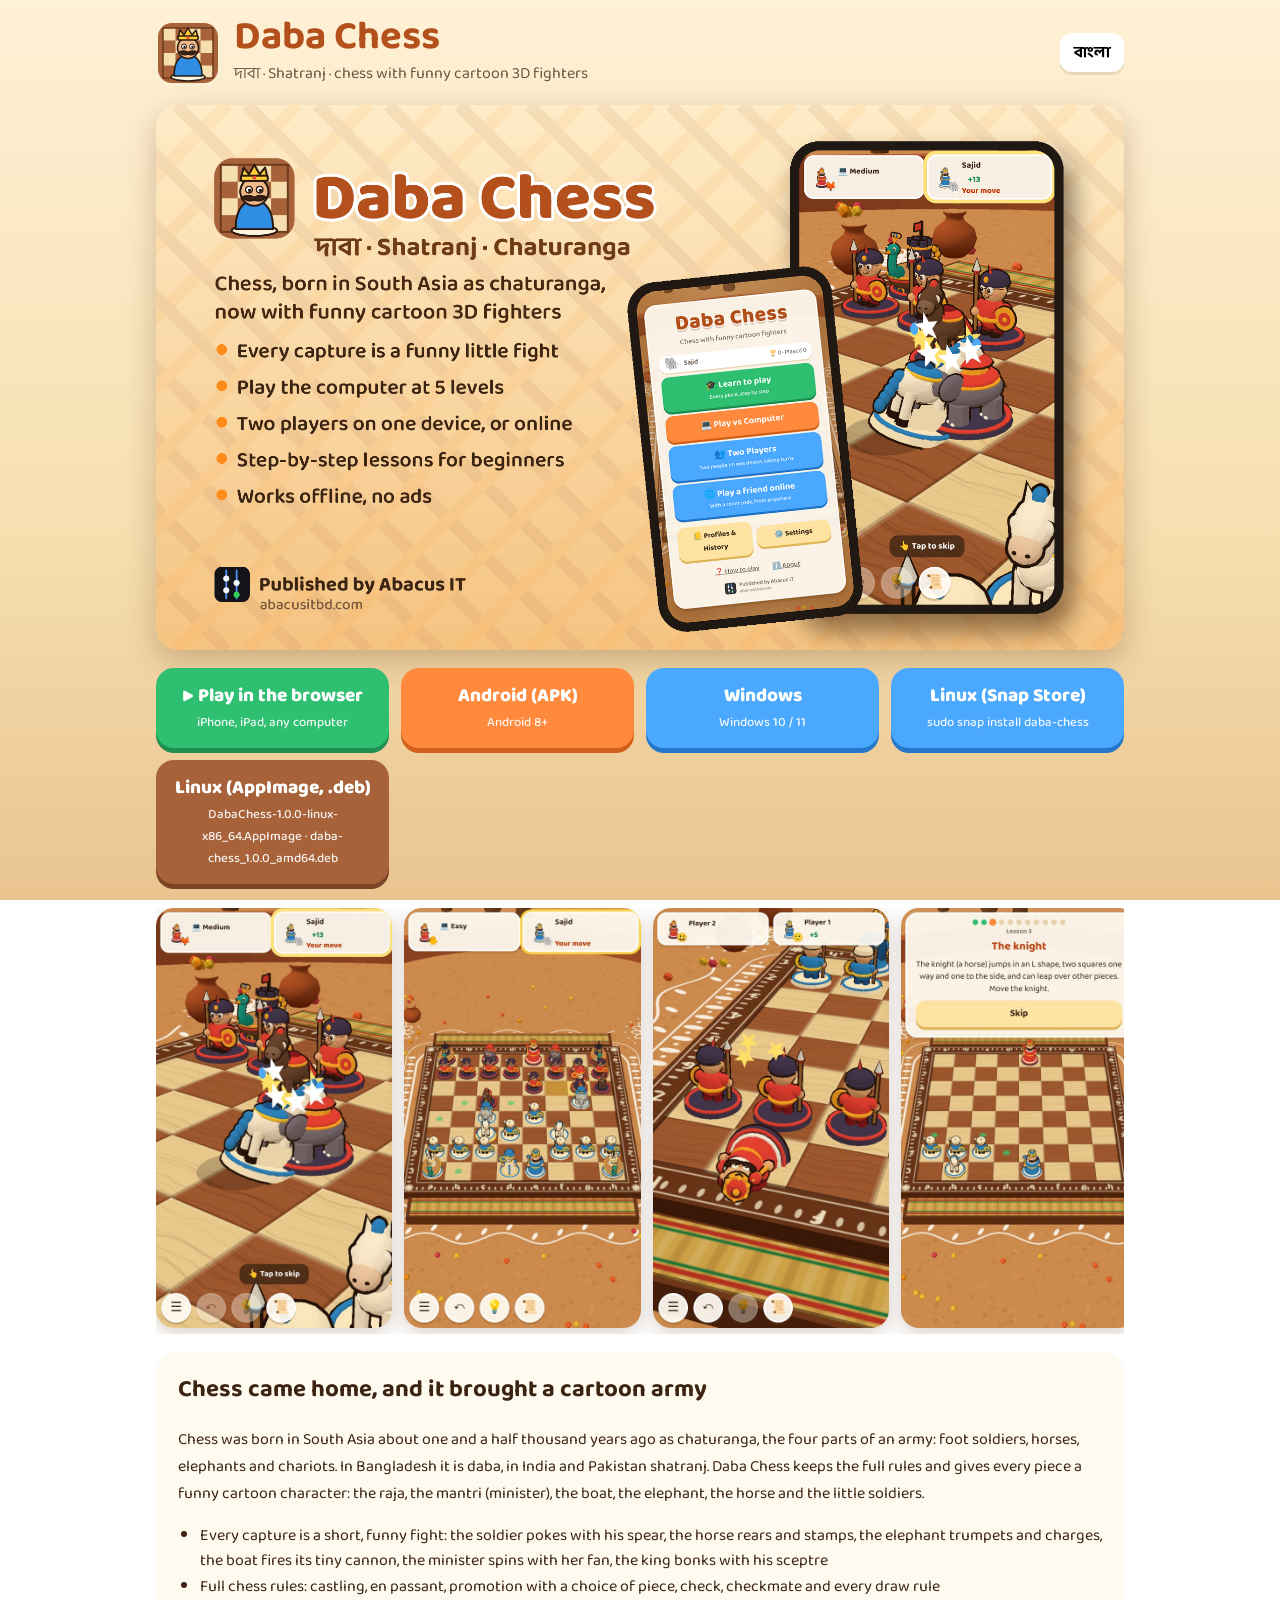
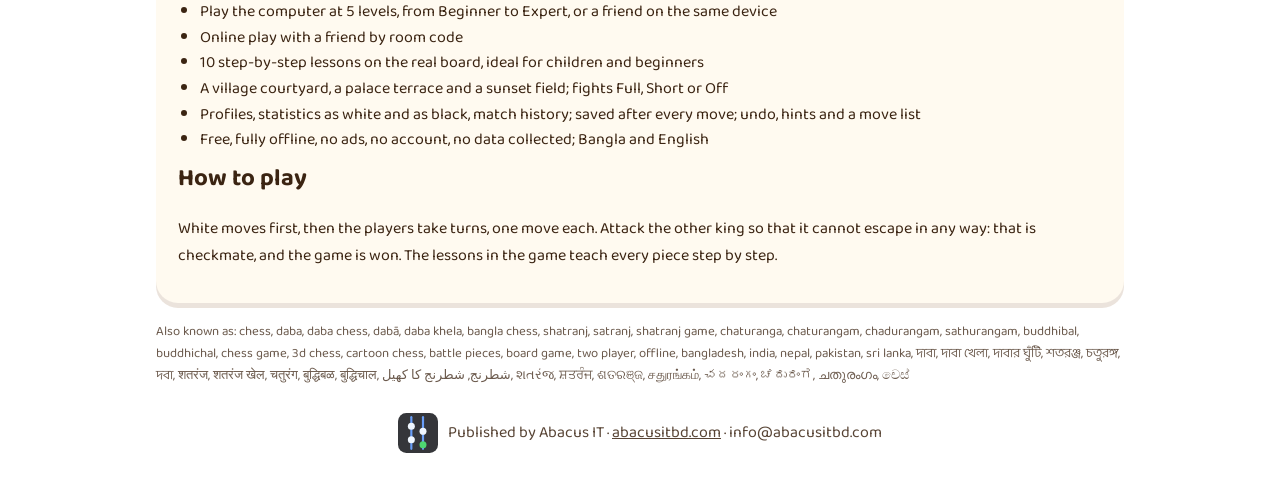
<file: index.html>
<!doctype html>
<html lang="en">
<head>
<meta charset="utf-8">
<meta name="viewport" content="width=device-width, initial-scale=1">
<title>Daba Chess (দাবা, Shatranj): chess with funny cartoon 3D fighters</title>
<meta name="description" content="Daba Chess (দাবা, shatranj, शतरंज, شطرنج), chess with a cartoon 3D army where every capture is a funny little fight. Chess was born in South Asia as chaturanga. Play the computer at 5 levels, a friend on one device or online by room code. Android, Windows, Linux and in the browser. Free, offline, no ads. By Abacus IT.">
<meta name="keywords" content="chess, daba, daba chess, dabā, daba khela, bangla chess, shatranj, satranj, shatranj game, chaturanga, chaturangam, chadurangam, sathurangam, buddhibal, buddhichal, chess game, 3d chess, cartoon chess, battle pieces, board game, two player, offline, bangladesh, india, nepal, pakistan, sri lanka, দাবা, দাবা খেলা, দাবার ঘুঁটি, শতরঞ্জ, চতুরঙ্গ, দবা, शतरंज, शतरंज खेल, चतुरंग, बुद्धिबळ, बुद्धिचाल, شطرنج, شطرنج کا کھیل, શતરંજ, ਸ਼ਤਰੰਜ, ଶତରଞ୍ଜ, சதுரங்கம், చదరంగం, ಚದುರಂಗ, ചതുരംഗം, චෙස්">
<meta property="og:title" content="Daba Chess (দাবা)">
<meta property="og:description" content="Chess with funny cartoon 3D fighters: every capture is a little fight. Free, offline, no ads.">
<meta property="og:image" content="cover-en.png">
<link rel="icon" href="icon.svg">
<style>
@font-face { font-family: "Baloo Da 2"; src: url("BalooDa2.ttf") format("truetype"); font-weight: 400 800; font-display: swap; }
:root { --ink: #3b2412; --card: #fffaf0; --go: #2fbf71; --go-d: #1f8f52; --b1: #ff8a3d; --b1-d: #d2601a; --brown: #a7623a; --rust: #b4501c; --b2: #4aa8ff; --b2-d: #2577c9; }
* { box-sizing: border-box; }
body { margin: 0; font-family: "Baloo Da 2", "Noto Sans Bengali", system-ui, sans-serif; color: var(--ink); background: linear-gradient(#fff1d6, #f6deaf 60%, #e9c48f) fixed; }
.wrap { max-width: 1000px; margin: 0 auto; padding: 18px 16px 40px; }
header { display: flex; align-items: center; gap: 14px; }
header img { width: 64px; height: 64px; }
h1 { margin: 0; font-size: 40px; color: var(--rust); line-height: 1; }
.tag { margin: 2px 0 0; opacity: .75; }
.lang { margin-left: auto; background: #fff; border: 0; border-radius: 12px; padding: 6px 14px; font: inherit; font-weight: 700; cursor: pointer; box-shadow: 0 3px 0 #ead9b8; }
.cover { width: 100%; border-radius: 22px; margin: 18px 0; box-shadow: 0 10px 30px rgba(80,40,10,.25); display: block; }
.btns { display: grid; grid-template-columns: repeat(auto-fit, minmax(220px, 1fr)); gap: 12px; margin: 10px 0 24px; }
.btns a { display: block; text-decoration: none; color: #fff; font-weight: 800; font-size: 19px; text-align: center; border-radius: 18px; padding: 12px 10px 14px; }
.btns small { display: block; font-size: 13px; font-weight: 500; opacity: .9; }
.play { background: var(--go); box-shadow: 0 5px 0 var(--go-d); }
.and { background: var(--b1); box-shadow: 0 5px 0 var(--b1-d); }
.win, .lin { background: var(--b2); box-shadow: 0 5px 0 var(--b2-d); }
.deb { background: var(--brown); box-shadow: 0 5px 0 #7a4426; }
.shots { display: flex; gap: 12px; overflow-x: auto; padding-bottom: 6px; }
.shots img { height: 420px; border-radius: 18px; box-shadow: 0 6px 18px rgba(80,40,10,.2); }
.card { background: var(--card); border-radius: 22px; padding: 18px 22px; margin: 18px 0; box-shadow: 0 5px 0 rgba(120,70,20,.15); }
.card h2 { margin: 0 0 6px; } .card ul { margin: 6px 0; padding-left: 22px; line-height: 1.6; }
footer { display: flex; align-items: center; gap: 10px; justify-content: center; margin-top: 26px; opacity: .85; }
footer img { width: 40px; height: 40px; } footer a { color: inherit; }
body.en [data-l="bn"], body.bn [data-l="en"] { display: none !important; }
</style>
</head>
<body class="en">
<div class="wrap">
  <header>
    <img src="icon.svg" alt="">
    <div><h1><span data-l="en">Daba Chess</span><span data-l="bn">দাবা</span></h1>
      <p class="tag"><span data-l="en">দাবা · Shatranj · chess with funny cartoon 3D fighters</span><span data-l="bn">মজার কার্টুন যোদ্ধাদের দাবা, রঙিন ত্রিমাত্রিক রূপে</span></p></div>
    <button class="lang" id="lang">বাংলা</button>
  </header>
  <img class="cover" data-l="en" src="cover-en.png" alt="Daba Chess">
  <img class="cover" data-l="bn" src="cover-bn.png" alt="দাবা">
  <div class="btns">
    <a class="play" href="play/"><span data-l="en">▶ Play in the browser</span><span data-l="bn">▶ ব্রাউজারে খেলো</span><small data-l="en">iPhone, iPad, any computer</small><small data-l="bn">আইফোন, আইপ্যাড, যেকোনো কম্পিউটার</small></a>
    <a class="and" href="https://github.com/riadul/daba-chess-download/releases/latest/download/DabaChess.apk"><span data-l="en">Android (APK)</span><span data-l="bn">অ্যান্ড্রয়েড (APK)</span><small>Android 8+</small></a>
    <a class="win" href="https://github.com/riadul/daba-chess-download/releases/latest/download/DabaChess-Setup-x64.exe"><span data-l="en">Windows</span><span data-l="bn">উইন্ডোজ</span><small>Windows 10 / 11</small></a>
    <a class="lin" href="https://snapcraft.io/daba-chess"><span data-l="en">Linux (Snap Store)</span><span data-l="bn">লিনাক্স (স্ন্যাপ স্টোর)</span><small>sudo snap install daba-chess</small></a>
    <a class="deb" href="https://github.com/riadul/daba-chess-download/releases/latest"><span data-l="en">Linux (AppImage, .deb)</span><span data-l="bn">লিনাক্স (AppImage, .deb)</span><small>DabaChess-1.0.0-linux-x86_64.AppImage · daba-chess_1.0.0_amd64.deb</small></a>
  </div>
  <div class="shots" data-l="en"><img src="en-03-fight.jpg" alt=""><img src="en-02-game.jpg" alt=""><img src="en-04-checkmate.jpg" alt=""><img src="en-05-lesson.jpg" alt=""></div>
  <div class="shots" data-l="bn"><img src="bn-03-fight.jpg" alt=""><img src="bn-02-game.jpg" alt=""><img src="bn-04-checkmate.jpg" alt=""><img src="bn-05-lesson.jpg" alt=""></div>
  <div class="card" data-l="en">
    <h2>Chess came home, and it brought a cartoon army</h2>
    <p>Chess was born in South Asia about one and a half thousand years ago as chaturanga, the four parts of an army: foot soldiers, horses, elephants and chariots. In Bangladesh it is daba, in India and Pakistan shatranj. Daba Chess keeps the full rules and gives every piece a funny cartoon character: the raja, the mantri (minister), the boat, the elephant, the horse and the little soldiers.</p>
    <ul>
      <li>Every capture is a short, funny fight: the soldier pokes with his spear, the horse rears and stamps, the elephant trumpets and charges, the boat fires its tiny cannon, the minister spins with her fan, the king bonks with his sceptre</li>
      <li>Full chess rules: castling, en passant, promotion with a choice of piece, check, checkmate and every draw rule</li>
      <li>Play the computer at 5 levels, from Beginner to Expert, or a friend on the same device</li>
      <li>Online play with a friend by room code</li>
      <li>10 step-by-step lessons on the real board, ideal for children and beginners</li>
      <li>A village courtyard, a palace terrace and a sunset field; fights Full, Short or Off</li>
      <li>Profiles, statistics as white and as black, match history; saved after every move; undo, hints and a move list</li>
      <li>Free, fully offline, no ads, no account, no data collected; Bangla and English</li>
    </ul>
    <h2>How to play</h2>
    <p>White moves first, then the players take turns, one move each. Attack the other king so that it cannot escape in any way: that is checkmate, and the game is won. The lessons in the game teach every piece step by step.</p>
  </div>
  <div class="card" data-l="bn">
    <h2>দাবা, এবার মজার কার্টুন যোদ্ধাদের সাথে</h2>
    <p>দাবার জন্ম আমাদের এই উপমহাদেশেই, প্রায় দেড় হাজার বছর আগে, চতুরঙ্গ নামে: পদাতিক, ঘোড়া, হাতি আর রথ, সেনাবাহিনীর চার অঙ্গ। এই খেলায় দাবার সব নিয়মই আছে, আর প্রতিটি ঘুঁটি একেকটা মজার কার্টুন চরিত্র: রাজা, মন্ত্রী, নৌকা, হাতি, ঘোড়া আর বোড়ে।</p>
    <ul>
      <li>প্রতিটি খাওয়া মানে একটা মজার লড়াই: বোড়ের বর্শা, ঘোড়ার লাফ, হাতির শুঁড় তুলে ডাক, নৌকার ছোট্ট কামান, মন্ত্রীর পাখার বাতাস, রাজার রাজদণ্ডের বাড়ি</li>
      <li>দাবার সব নিয়ম: ক্যাসলিং, আঁপাসাঁ, পদোন্নতিতে পছন্দের ঘুঁটি, কিস্তি, কিস্তিমাত আর ড্রয়ের সব নিয়ম</li>
      <li>কম্পিউটারের সাথে ৫টি স্তর, নতুন থেকে ওস্তাদ পর্যন্ত, অথবা একই ফোনে বন্ধুর সাথে</li>
      <li>রুম কোড দিয়ে বন্ধুর সাথে অনলাইন খেলা</li>
      <li>আসল বোর্ডে ধাপে ধাপে ১০টি পাঠ, ছোটদের আর নতুনদের জন্য</li>
      <li>গ্রামের উঠোন, রাজবাড়ির ছাদ আর গোধূলি; লড়াই পুরো, ছোট বা বন্ধ</li>
      <li>নিজের প্রোফাইল, সাদা আর কালো হিসেবে আলাদা হিসাব, খেলার ইতিহাস; প্রতিটি চালে সেভ; ফেরত, পরামর্শ আর চালের তালিকা</li>
      <li>সম্পূর্ণ ফ্রি, পুরোপুরি অফলাইন, কোনো বিজ্ঞাপন নেই, অ্যাকাউন্ট লাগে না; বাংলা আর ইংরেজি</li>
    </ul>
    <h2>কীভাবে খেলবে</h2>
    <p>সাদা আগে চালে, তারপর পালা করে একটি করে চাল। প্রতিপক্ষের রাজাকে এমনভাবে আক্রমণ করো যেন সে কোনোভাবেই বাঁচতে না পারে: এটাই কিস্তিমাত, আর খেলা জেতা। খেলার ভেতরের পাঠে প্রতিটি ঘুঁটির চাল ধাপে ধাপে শেখানো আছে।</p>
  </div>
  <p class="tag" style="font-size:13px">Also known as: chess, daba, daba chess, dabā, daba khela, bangla chess, shatranj, satranj, shatranj game, chaturanga, chaturangam, chadurangam, sathurangam, buddhibal, buddhichal, chess game, 3d chess, cartoon chess, battle pieces, board game, two player, offline, bangladesh, india, nepal, pakistan, sri lanka, দাবা, দাবা খেলা, দাবার ঘুঁটি, শতরঞ্জ, চতুরঙ্গ, দবা, शतरंज, शतरंज खेल, चतुरंग, बुद्धिबळ, बुद्धिचाल, شطرنج, شطرنج کا کھیل, શતરંજ, ਸ਼ਤਰੰਜ, ଶତରଞ୍ଜ, சதுரங்கம், చదరంగం, ಚದುರಂಗ, ചതുരംഗം, චෙස්</p>
  <footer><img src="abacus-it.svg" alt="Abacus IT"><span><span data-l="en">Published by Abacus IT</span><span data-l="bn">প্রকাশক: অ্যাবাকাস আইটি</span> · <a href="https://abacusitbd.com">abacusitbd.com</a> · info@abacusitbd.com</span></footer>
</div>
<script>
// Bangla for Bangla devices or Bangladesh's time zone, English elsewhere (same rule as the game); the button switches.
function detect() {
  try {
    const langs = [...(navigator.languages || []), navigator.language].filter(Boolean).map((l) => l.toLowerCase());
    if (langs.some((l) => l.startsWith("bn"))) return "bn";
    const tz = Intl.DateTimeFormat().resolvedOptions().timeZone || "";
    if (tz === "Asia/Dhaka" || tz === "Asia/Dacca") return "bn";
  } catch (e) {}
  return "en";
}
function set(l) {
  document.body.className = l; document.documentElement.lang = l;
  document.getElementById("lang").textContent = l === "bn" ? "English" : "বাংলা";
  try { localStorage.setItem("dc.site.lang", l); } catch (e) {}
}
let saved = null; try { saved = localStorage.getItem("dc.site.lang"); } catch (e) {}
set(saved || detect());
document.getElementById("lang").onclick = () => set(document.body.className === "bn" ? "en" : "bn");
</script>
</body>
</html>
</file>
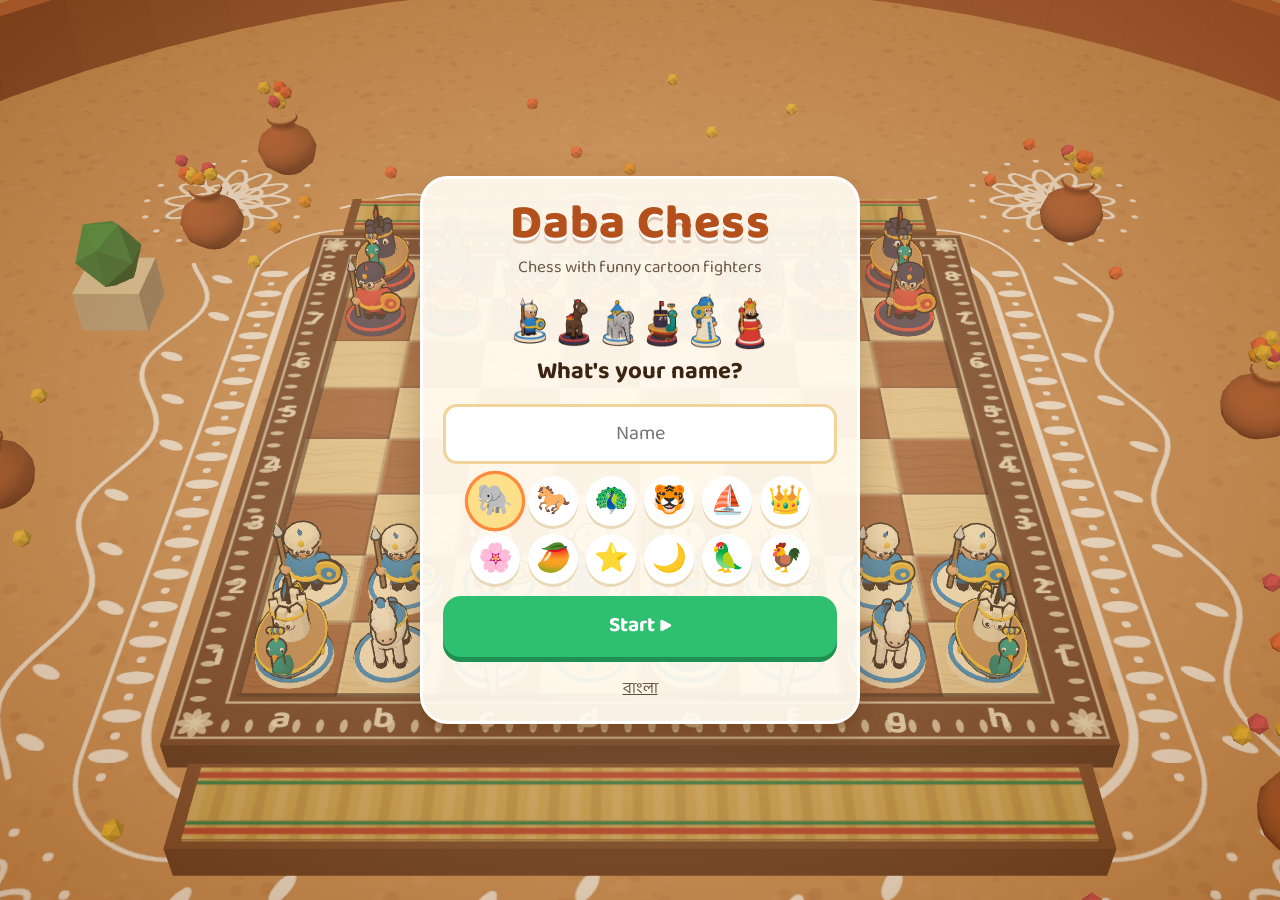
<file: play/index.html>
<!doctype html>
<html lang="bn">
<head>
<meta charset="utf-8" />
<meta name="viewport" content="width=device-width, initial-scale=1, viewport-fit=cover, user-scalable=no" />
<meta name="theme-color" content="#f6deaf" />
<title>দাবা · Daba Chess</title>
<link rel="icon" href="icon.svg" />
  <script type="module" crossorigin src="./assets/index-D793i9st.js"></script>
  <link rel="stylesheet" crossorigin href="./assets/index-lJXG2mPI.css">
</head>
<body>
<canvas id="board"></canvas>
<div id="ui"></div>
<div id="loading">দাবা</div>
</body>
</html>
</file>
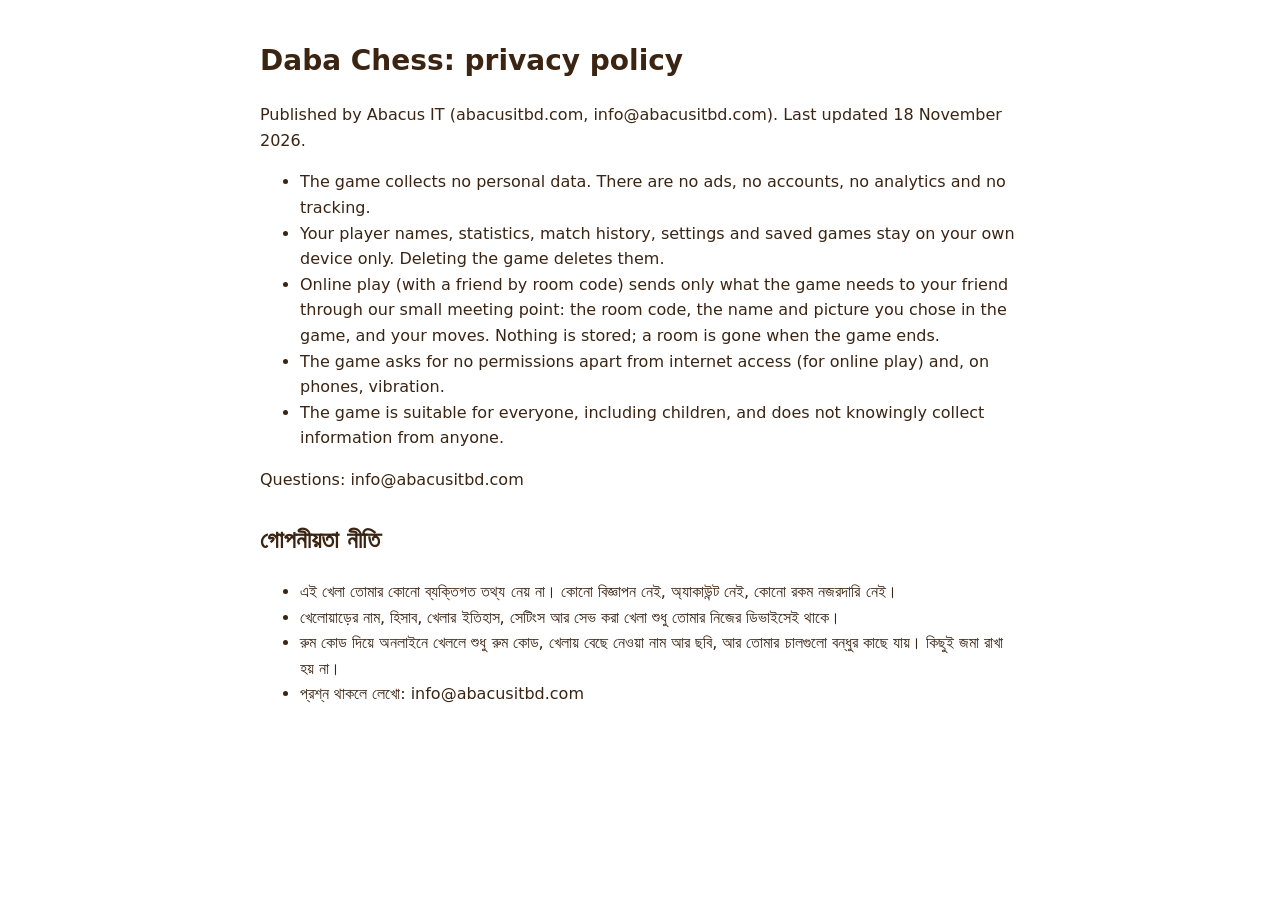
<file: privacy/index.html>
<!doctype html><html lang="en"><head><meta charset="utf-8"><meta name="viewport" content="width=device-width, initial-scale=1">
<title>Daba Chess: privacy policy</title><style>body{font-family:system-ui,"Noto Sans Bengali",sans-serif;max-width:760px;margin:0 auto;padding:20px 16px 40px;line-height:1.6;color:#3b2412}h1{font-size:28px}h2{margin-top:28px}</style></head><body>
<h1>Daba Chess: privacy policy</h1><p>Published by Abacus IT (abacusitbd.com, info@abacusitbd.com). Last updated 18 November 2026.</p>
<ul><li>The game collects no personal data. There are no ads, no accounts, no analytics and no tracking.</li>
<li>Your player names, statistics, match history, settings and saved games stay on your own device only. Deleting the game deletes them.</li>
<li>Online play (with a friend by room code) sends only what the game needs to your friend through our small meeting point: the room code, the name and picture you chose in the game, and your moves. Nothing is stored; a room is gone when the game ends.</li>
<li>The game asks for no permissions apart from internet access (for online play) and, on phones, vibration.</li>
<li>The game is suitable for everyone, including children, and does not knowingly collect information from anyone.</li></ul>
<p>Questions: info@abacusitbd.com</p>
<h2 lang="bn">গোপনীয়তা নীতি</h2><ul lang="bn">
<li>এই খেলা তোমার কোনো ব্যক্তিগত তথ্য নেয় না। কোনো বিজ্ঞাপন নেই, অ্যাকাউন্ট নেই, কোনো রকম নজরদারি নেই।</li>
<li>খেলোয়াড়ের নাম, হিসাব, খেলার ইতিহাস, সেটিংস আর সেভ করা খেলা শুধু তোমার নিজের ডিভাইসেই থাকে।</li>
<li>রুম কোড দিয়ে অনলাইনে খেললে শুধু রুম কোড, খেলায় বেছে নেওয়া নাম আর ছবি, আর তোমার চালগুলো বন্ধুর কাছে যায়। কিছুই জমা রাখা হয় না।</li>
<li>প্রশ্ন থাকলে লেখো: info@abacusitbd.com</li></ul></body></html>
</file>
<file: play/assets/index-lJXG2mPI.css>
@font-face{font-family:"Baloo Da 2";src:url(../fonts/BalooDa2.ttf)format("truetype");font-weight:400 800;font-display:swap}:root{--ink:#3b2412;--card:#fffaf0f0;--go:#2fbf71;--go-d:#1f8f52;--b1:#ff8a3d;--b1-d:#d2601a;--b2:#4aa8ff;--b2-d:#2577c9;--b3:#b07cff;--b3-d:#7d4ed6;--mid:#ffe3a3;--mid-d:#e2b65a;--red:#ef4b4b;--safe-t:env(safe-area-inset-top,0px);--safe-b:env(safe-area-inset-bottom,0px)}*{box-sizing:border-box;-webkit-tap-highlight-color:transparent}html,body{height:100%;color:var(--ink);-webkit-user-select:none;user-select:none;touch-action:manipulation;background:#f6deaf;margin:0;font-family:"Baloo Da 2",Noto Sans Bengali,system-ui,sans-serif;overflow:hidden}[hidden]{display:none!important}#board{width:100vw;height:100vh;display:block;position:fixed;inset:0}#ui{pointer-events:none;position:fixed;inset:0}#ui>*{pointer-events:auto}#loading{color:#a7623a;background:#f6deaf;place-items:center;font-size:48px;font-weight:800;display:grid;position:fixed;inset:0}.screen{padding:calc(16px + var(--safe-t)) 16px calc(16px + var(--safe-b));background:radial-gradient(#ffecc859,#78461459);place-items:safe center center;display:grid;position:absolute;inset:0;overflow-y:auto}.card{background:var(--card);text-align:center;border:3px solid #fff;border-radius:28px;width:min(440px,100%);padding:22px 20px 18px;animation:.28s cubic-bezier(.2,1.4,.5,1) pop;box-shadow:0 6px #78461440,0 18px 40px #50280a4d}.card.tall{max-height:calc(100vh - 32px - var(--safe-t) - var(--safe-b));overflow-y:auto}.card.small-card{width:min(380px,100%)}@keyframes pop{0%{opacity:0;transform:scale(.85)translateY(20px)}to{opacity:1;transform:none}}.logo{color:#b4501c;text-shadow:0 3px #fff,0 6px #78320a40;letter-spacing:1px;font-size:58px;font-weight:800;line-height:1}body.en .logo{font-size:48px}.sub{opacity:.75;margin:4px 0 14px;font-size:17px}h1{margin:4px 0;font-size:34px}h2{margin:2px 0 12px;font-size:24px}h3{text-align:left;margin:14px 0 6px;font-size:18px}button{font:inherit;color:inherit;cursor:pointer;border:0}button:disabled{opacity:.4;cursor:default}.big,.mid{color:#fff;border-radius:18px;width:100%;margin:9px 0;font-weight:700;transition:transform 80ms;display:block}.big{padding:12px 14px 14px;font-size:21px}.big small{opacity:.9;margin-top:-2px;font-size:13px;font-weight:500;display:block}.mid{background:var(--mid);color:var(--ink);box-shadow:0 5px 0 var(--mid-d);padding:9px 12px 11px;font-size:17px}.big:active,.mid:active{transform:translateY(4px);box-shadow:0 1px #0003!important}.go{background:var(--go);box-shadow:0 5px 0 var(--go-d);color:#fff}.b1{background:var(--b1);box-shadow:0 5px 0 var(--b1-d)}.b2{background:var(--b2);box-shadow:0 5px 0 var(--b2-d)}.b3{background:var(--b3);box-shadow:0 5px 0 var(--b3-d)}.dim{filter:saturate(.6);opacity:.85}.row{align-items:center;gap:10px;display:flex}.row>.mid{flex:1}.link{opacity:.8;background:0 0;margin-top:8px;font-size:16px;text-decoration:underline}.link.danger{color:var(--red)}.pub{opacity:.85;text-align:left;background:0 0;justify-content:center;align-items:center;gap:8px;margin:12px auto 0;font-size:13px;line-height:1.15;display:flex}.pub img{width:26px;height:26px}.pub small{opacity:.7;font-size:11px;display:block}.pub.static{margin-top:10px}.links{justify-content:center;gap:18px}.appicon{width:84px;height:84px}.logo.small{font-size:36px}.publisher{text-align:left;background:#fff;border-radius:16px;align-items:center;gap:12px;margin:10px 0;padding:10px 14px;display:flex;box-shadow:0 3px #ead9b8}.publisher img{width:52px;height:52px}.publisher b{font-size:19px}.publisher small{opacity:.75;font-size:13px;display:block}.tiny{font-size:11px}.tut .lesson{top:calc(8px + var(--safe-t));background:var(--card);text-align:center;border:3px solid #fff;border-radius:22px;max-width:520px;margin:0 auto;padding:10px 16px 12px;animation:.28s cubic-bezier(.2,1.4,.5,1) pop;position:absolute;left:8px;right:8px;box-shadow:0 5px #78461433}.lesson h2{color:#c2410c;margin:0 0 4px;font-size:21px}.lesson p{margin:0 0 6px;font-size:15.5px;line-height:1.45}.lnum{opacity:.6;font-size:12px;font-weight:700}.ldots{justify-content:center;gap:6px;margin-bottom:2px;display:flex}.ldots i{background:#e6d3ad;border-radius:50%;width:10px;height:10px}.ldots i.on{background:var(--b1);transform:scale(1.3)}.ldots i.done{background:var(--go)}.lmsg .ok{color:var(--go-d);font-size:22px;display:block}.lmsg .bad{color:var(--red);font-size:18px;display:block}.lesson .row .mid{margin:4px 0}.note{opacity:.75;font-size:14px}.me{background:#fff;border-radius:16px;align-items:center;gap:10px;width:100%;margin-bottom:6px;padding:6px 12px;display:flex;box-shadow:0 3px #ead9b8}.me .mini{opacity:.7;margin-left:auto;font-size:14px}.av1{font-size:28px;line-height:1}input:not([type]),input[type=text]{width:100%;font:inherit;text-align:center;background:#fff;border:3px solid #f0d49a;border-radius:14px;outline:none;padding:10px 14px;font-size:20px}input:focus{border-color:var(--b1)}.avatars{flex-wrap:wrap;justify-content:center;gap:8px;margin:12px 0;display:flex}.av{background:#fff;border-radius:50%;width:50px;height:50px;font-size:28px;box-shadow:0 3px #ead9b8}.avatars.small .av{width:40px;height:40px;font-size:22px}.av.on{box-shadow:0 0 0 3px var(--b1), 0 3px 0 #d6a940;background:#ffe08a;transform:scale(1.08)}.levels{gap:8px;display:grid}.lv{text-align:left;background:#fff;border-radius:16px;grid-template-rows:auto auto;grid-template-columns:44px 1fr auto;align-items:center;padding:6px 12px;display:grid;box-shadow:0 4px #ead9b8}.lv .ic{grid-row:span 2;font-size:30px}.lv b{font-size:19px}.lv small{opacity:.7;grid-column:2;margin-top:-4px;font-size:13px}.lv .stars{color:#f5a623;letter-spacing:-1px;grid-area:1/3/span 2;font-size:14px}.lv.on{box-shadow:0 0 0 3px var(--b1), 0 4px 0 #d6a940;background:#fff4d1}.sides .side{background:#fff;border-radius:14px;flex:1;padding:8px;font-size:15px;font-weight:600;box-shadow:0 4px #ead9b8}.side.on{box-shadow:0 0 0 3px var(--b1), 0 4px 0 #d6a940;background:#fff4d1}.dot{vertical-align:-2px;border-radius:50%;width:16px;height:16px;margin-right:6px;display:inline-block;box-shadow:inset -2px -3px #0000002e,inset 2px 2px #ffffff73}.pl{text-align:left;margin:8px 0;font-weight:700;display:block}.pl input{margin-top:4px}.plist{gap:8px;display:grid}.prof{text-align:left;background:#fff;border-radius:14px;align-items:center;gap:10px;padding:8px 12px;display:flex;box-shadow:0 4px #ead9b8}.prof small{opacity:.7;margin-left:auto}.prof i{background:var(--go);color:#fff;border-radius:8px;padding:0 6px;font-size:12px;font-style:normal}.prof.on{box-shadow:0 0 0 3px var(--go), 0 4px 0 var(--go-d)}.prof.add{color:var(--b2-d);justify-content:center;font-weight:700}.statgrid{grid-template-columns:repeat(3,1fr);gap:8px;margin:12px 0;display:grid}.statgrid div,.stats div{background:#fff;border-radius:14px;padding:6px;box-shadow:0 3px #ead9b8}.statgrid b,.stats b{font-size:24px;display:block}.statgrid small,.stats small{opacity:.7;font-size:12px}.hist{text-align:left;max-height:34vh;overflow-y:auto}.hrow{border-bottom:2px dashed #f0dfbd;grid-template-columns:64px 1fr auto auto;align-items:center;gap:8px;padding:6px 4px;font-size:15px;display:grid}.hrow small{opacity:.6;font-size:12px}.w{color:var(--go-d);font-weight:800}.l{color:var(--red);font-weight:800}.d{color:#8a6d3b;font-weight:800}.sw{text-align:left;background:#fff;border-radius:14px;justify-content:space-between;align-items:center;margin:7px 0;padding:8px 14px;font-weight:600;display:flex;box-shadow:0 3px #ead9b8}.sw input{display:none}.sw i{background:#d9c9a6;border-radius:14px;flex:none;width:50px;height:28px;margin-left:10px;transition:background .2s;position:relative}.sw i:after{content:"";background:#fff;border-radius:50%;width:22px;height:22px;transition:left .2s;position:absolute;top:3px;left:3px;box-shadow:0 2px 2px #0003}.sw input:checked+i{background:var(--go)}.sw input:checked+i:after{left:25px}.seg{background:#fff;border-radius:14px;margin:7px 0;padding:6px 8px 6px 14px;font-weight:600;box-shadow:0 3px #ead9b8}.seg span{text-align:left;margin-right:auto}.segb{background:#f6ecd6;border-radius:10px;padding:4px 12px;font-weight:700}.segb.on{background:var(--b1);color:#fff}.themes{grid-template-columns:1fr 1fr 1fr;gap:8px;display:grid}.th{background:#fff;border-radius:14px;align-items:center;gap:8px;padding:8px;font-weight:600;display:flex;box-shadow:0 3px #ead9b8}.th.on{box-shadow:0 0 0 3px var(--b1), 0 3px 0 #d6a940}.sw2{border-radius:9px;flex:none;width:30px;height:30px}.sides2{grid-template-columns:1fr 1fr;gap:10px;margin-bottom:6px;display:grid}.pick{background:#fff;border-radius:18px;flex-direction:column;align-items:center;gap:2px;padding:10px 8px;display:flex;box-shadow:0 4px #ead9b8}.pick .big-ic{font-size:46px;line-height:1.1;transition:transform .2s}.pick b{font-size:20px}.pick small{opacity:.75;font-size:12.5px;line-height:1.25}.pick.on{box-shadow:0 0 0 3px var(--b1), 0 4px 0 #d6a940;background:#fff4d1}.pick.on .big-ic{transform:scale(1.15)rotate(-6deg)}.sidestats{text-align:left;grid-template-columns:1fr 1fr;gap:8px;margin:12px 0 4px;display:grid}.sidestats>div{background:#fff;border-radius:14px;padding:8px 10px;box-shadow:0 3px #ead9b8}.sidestats h4{margin:0 0 2px;font-size:16px}.sidestats p{margin:0;font-size:13px}.sw2.courtyard{background:linear-gradient(135deg,#9fdcff 35%,#f6deaf 35% 55%,#a7623a 55% 75%,#d99a62 75%)}.sw2.palace{background:linear-gradient(135deg,#7fc8f8 35%,#fbf3e3 35% 55%,#4f7a8c 55% 75%,#eee6da 75%)}.sw2.dusk{background:linear-gradient(135deg,#ff8f6b 35%,#f1d2a0 35% 55%,#985434 55% 75%,#c47f4f 75%)}.how{text-align:left;margin-bottom:12px;font-size:17px;line-height:1.55}#ui>.hud{pointer-events:none;position:absolute;inset:0}.hud>*{pointer-events:auto}.hud-top{top:calc(8px + var(--safe-t));align-items:stretch;gap:8px;display:flex;position:absolute;left:8px;right:8px}.pc{background:var(--card);border:3px solid #fff;border-radius:18px;flex:1;order:1;align-items:center;gap:8px;min-width:0;padding:6px 10px;transition:transform .25s,box-shadow .25s;display:flex;box-shadow:0 4px #78461433}.pc b{white-space:nowrap;text-overflow:ellipsis;max-width:30vw;font-size:15px;display:block;overflow:hidden}.pc .cnt{font-size:16px;font-weight:700}.pc .cnt small{opacity:.6;font-size:12px;font-weight:500}.pc.turn{animation:1.2s ease-in-out infinite glow;transform:scale(1.04);box-shadow:0 0 0 4px #ffd23f,0 4px #78461433}@keyframes glow{50%{box-shadow:0 0 0 6px #ffe680,0 4px #78461433}}@media (aspect-ratio>=1){.hud-top .pc{flex:0 340px}.hud-top{justify-content:space-between}.status{flex:1}}.status{text-align:center;text-shadow:0 2px #fff;order:2;align-self:center;min-width:70px;font-size:17px;font-weight:800}.think:after{content:"";animation:1s steps(4,end) infinite dots}@keyframes dots{0%{content:""}25%{content:"."}50%{content:".."}75%{content:"..."}}.pc .tag{color:#c2410c;font-size:13px;font-weight:800;line-height:1.1;display:none}@media (aspect-ratio<=1){.status{display:none}.pc{border-radius:16px;padding:4px 8px}.pc .av1{font-size:24px}.pc b{max-width:32vw;font-size:14px}.pc .cnt{font-size:14px}.pc.turn .tag{display:block}}.hud-bottom{bottom:calc(10px + var(--safe-b));gap:10px;display:flex;position:absolute;left:10px}.round{background:var(--card);border:3px solid #fff;border-radius:50%;width:54px;height:54px;font-size:24px;box-shadow:0 4px #78461440}.round:active{transform:translateY(3px);box-shadow:0 1px #78461440}.chain{bottom:calc(14px + var(--safe-b));background:var(--go);color:#fff;box-shadow:0 5px 0 var(--go-d);border-radius:18px;padding:10px 20px 12px;font-size:20px;font-weight:800;animation:.9s ease-in-out infinite bob;position:absolute;right:12px}@keyframes bob{50%{transform:translateY(-4px)}}.chain-tip{bottom:calc(80px + var(--safe-b));color:#fff;white-space:nowrap;text-overflow:ellipsis;background:#3b2412d9;border-radius:14px;max-width:94vw;padding:6px 14px;font-size:15px;position:absolute;left:50%;overflow:hidden;transform:translate(-50%)}.combo{color:#ffd23f;pointer-events:none;text-shadow:0 4px #e2452b,0 8px #0003;-webkit-text-stroke:2px #fff;font-size:64px;font-weight:800;position:absolute;top:38%;left:50%;transform:translate(-50%,-50%)scale(0)}.combo.pop{animation:1.1s cubic-bezier(.2,1.6,.4,1) forwards combo}@keyframes combo{0%{opacity:1;transform:translate(-50%,-50%)scale(0)rotate(-10deg)}30%{transform:translate(-50%,-50%)scale(1.15)rotate(4deg)}70%{opacity:1;transform:translate(-50%,-60%)scale(1)rotate(0)}to{opacity:0;transform:translate(-50%,-80%)scale(.9)}}.overlay{padding:calc(16px + var(--safe-t)) 16px calc(16px + var(--safe-b));pointer-events:auto;background:#3c1e0a59;place-items:safe center center;display:grid;position:absolute;inset:0;overflow-y:auto}.result h1{font-size:38px}.why{opacity:.75;margin:0 0 10px}.stats{grid-template-columns:repeat(3,1fr);gap:8px;margin-bottom:8px;display:grid}.toast{color:#fff;z-index:9;background:#3b2412e6;border-radius:14px;padding:8px 18px;font-size:17px;animation:.25s pop;position:fixed;bottom:18%;left:50%;transform:translate(-50%)}.bigcode{letter-spacing:12px;color:#e8700a;background:#fff;border-radius:20px;margin:6px 0 10px;padding:6px 0 0;font-family:"Baloo Da 2",monospace;font-size:64px;font-weight:800;box-shadow:0 5px #ead9b8}.codebox input{text-transform:uppercase;letter-spacing:6px;flex:1;font-size:24px;font-weight:800}.waiting{color:#2577c9;font-size:18px;font-weight:700}#err.bad{color:var(--red);font-weight:700}.pi{vertical-align:middle;object-fit:contain;width:30px;height:30px;margin:-6px 2px -6px 0}.big-pi{object-fit:contain;width:62px;height:62px;transition:transform .2s}.pick.on .big-pi{transform:scale(1.12)rotate(-5deg)}.titlei{vertical-align:middle;width:44px;height:44px}.cast{justify-content:center;margin:-2px 0 2px;display:flex}.cast-pi{object-fit:contain;width:56px;height:56px;margin:0 -6px;animation:1.6s ease-in-out infinite castbob}.cast-pi:nth-child(2n){animation-delay:.3s}.cast-pi:nth-child(3n){animation-delay:.6s}@keyframes castbob{50%{transform:translateY(-5px)}}.castrow{grid-template-columns:repeat(6,minmax(0,1fr));gap:2px;margin-bottom:8px;display:grid}.castc{flex-direction:column;align-items:center;min-width:0;display:flex}.castc small{text-overflow:ellipsis;white-space:nowrap;max-width:100%;margin-top:-4px;font-size:12px;font-weight:700;overflow:hidden}.castc .big-pi{object-fit:contain;width:min(54px,100%);height:54px}.sides3{grid-template-columns:1fr 1fr 1fr;gap:8px;margin-bottom:6px;display:grid}.sides3 .pick{padding:8px 4px}.sides3 .pick b{font-size:18px}.sides3 .pick small{font-size:11.5px}.sides3 .big-ic{font-size:44px;line-height:62px}.promos{grid-template-columns:1fr 1fr;gap:10px;display:grid}.promos .pick b{font-size:18px}.bigsoon{color:#b4501c;margin:6px 0;font-size:30px;font-weight:800}.pc .av1{align-items:center;display:flex;position:relative}.kingi{object-fit:contain;width:38px;height:38px}.avs{font-size:16px;position:absolute;bottom:-6px;right:-6px}.pcin{flex:1;min-width:0}.capt{flex-wrap:nowrap;align-items:center;min-height:20px;display:flex;overflow:hidden}.ci{object-fit:contain;width:20px;height:20px;margin-right:-7px}.lead{color:#1f8f52;margin-left:10px;font-size:14px;font-weight:800}.pc.incheck{animation:.6s ease-in-out infinite checkglow;box-shadow:0 0 0 4px #ff3b30,0 4px #78461433}@keyframes checkglow{50%{box-shadow:0 0 0 7px #ff8a80,0 4px #78461433}}.pc.incheck .tag{color:#d32f2f}.hrow .ci{margin-right:2px}.movelist{right:10px;bottom:calc(10px + var(--safe-b));background:var(--card);border:3px solid #fff;border-radius:16px;width:210px;max-height:38vh;padding:6px 10px;font-size:15px;font-weight:600;position:absolute;overflow-y:auto;box-shadow:0 4px #78461433}.mgrid{grid-template-columns:34px 1fr 1fr;gap:0 6px;display:grid}.mgrid .mn{opacity:.55}.movelist .note{margin:4px 0}@media (aspect-ratio<=1){.movelist{width:auto;max-height:64px;left:264px;right:8px;bottom:calc(10px + var(--safe-b));padding:4px 8px;font-size:13px}.mgrid{grid-template-columns:26px 1fr 1fr}}.skiptip{left:50%;bottom:calc(80px + var(--safe-b));color:#fff;pointer-events:none;white-space:nowrap;background:#3b2412c7;border-radius:14px;padding:6px 16px;font-size:15px;font-weight:700;animation:.25s pop;position:absolute;transform:translate(-50%)}.combo{font-size:58px}body.en .combo{font-size:52px}.bigcode{letter-spacing:12px;color:#e8700a;text-align:center;background:#fff;border-radius:20px;margin:6px 0 10px;padding:6px 0 0 12px;font-size:64px;font-weight:800;box-shadow:0 5px #ead9b8}.codebox input{text-transform:uppercase;letter-spacing:6px;flex:1;min-width:0;font-size:24px;font-weight:800}.codebox .mid{flex:none;width:auto;padding:9px 18px 11px}.codebox input::placeholder{letter-spacing:0;font-size:17px;font-weight:600}.waiting{color:#2577c9;text-align:center;font-size:18px;font-weight:700}#err.bad{color:var(--red);opacity:1;font-weight:700}.youplay .pi{vertical-align:middle}@media (aspect-ratio<=1) and (width<=380px){.hud-bottom{gap:8px}.round{width:48px;height:48px;font-size:21px}.movelist{left:236px}}@media (aspect-ratio>=1) and (height<=520px){.hud-bottom{left:calc(10px + var(--safe-l,0px));bottom:calc(10px + var(--safe-b));flex-direction:column;gap:8px}.round{width:48px;height:48px;font-size:21px}.movelist{width:190px;max-height:calc(100vh - 110px)}}.netfail{text-align:center}.netfail .failicon{margin:4px 0 2px;font-size:64px;line-height:1.1}.netfail p{margin:6px 4px 16px;font-size:17px;line-height:1.45}canvas{touch-action:none}
</file>
